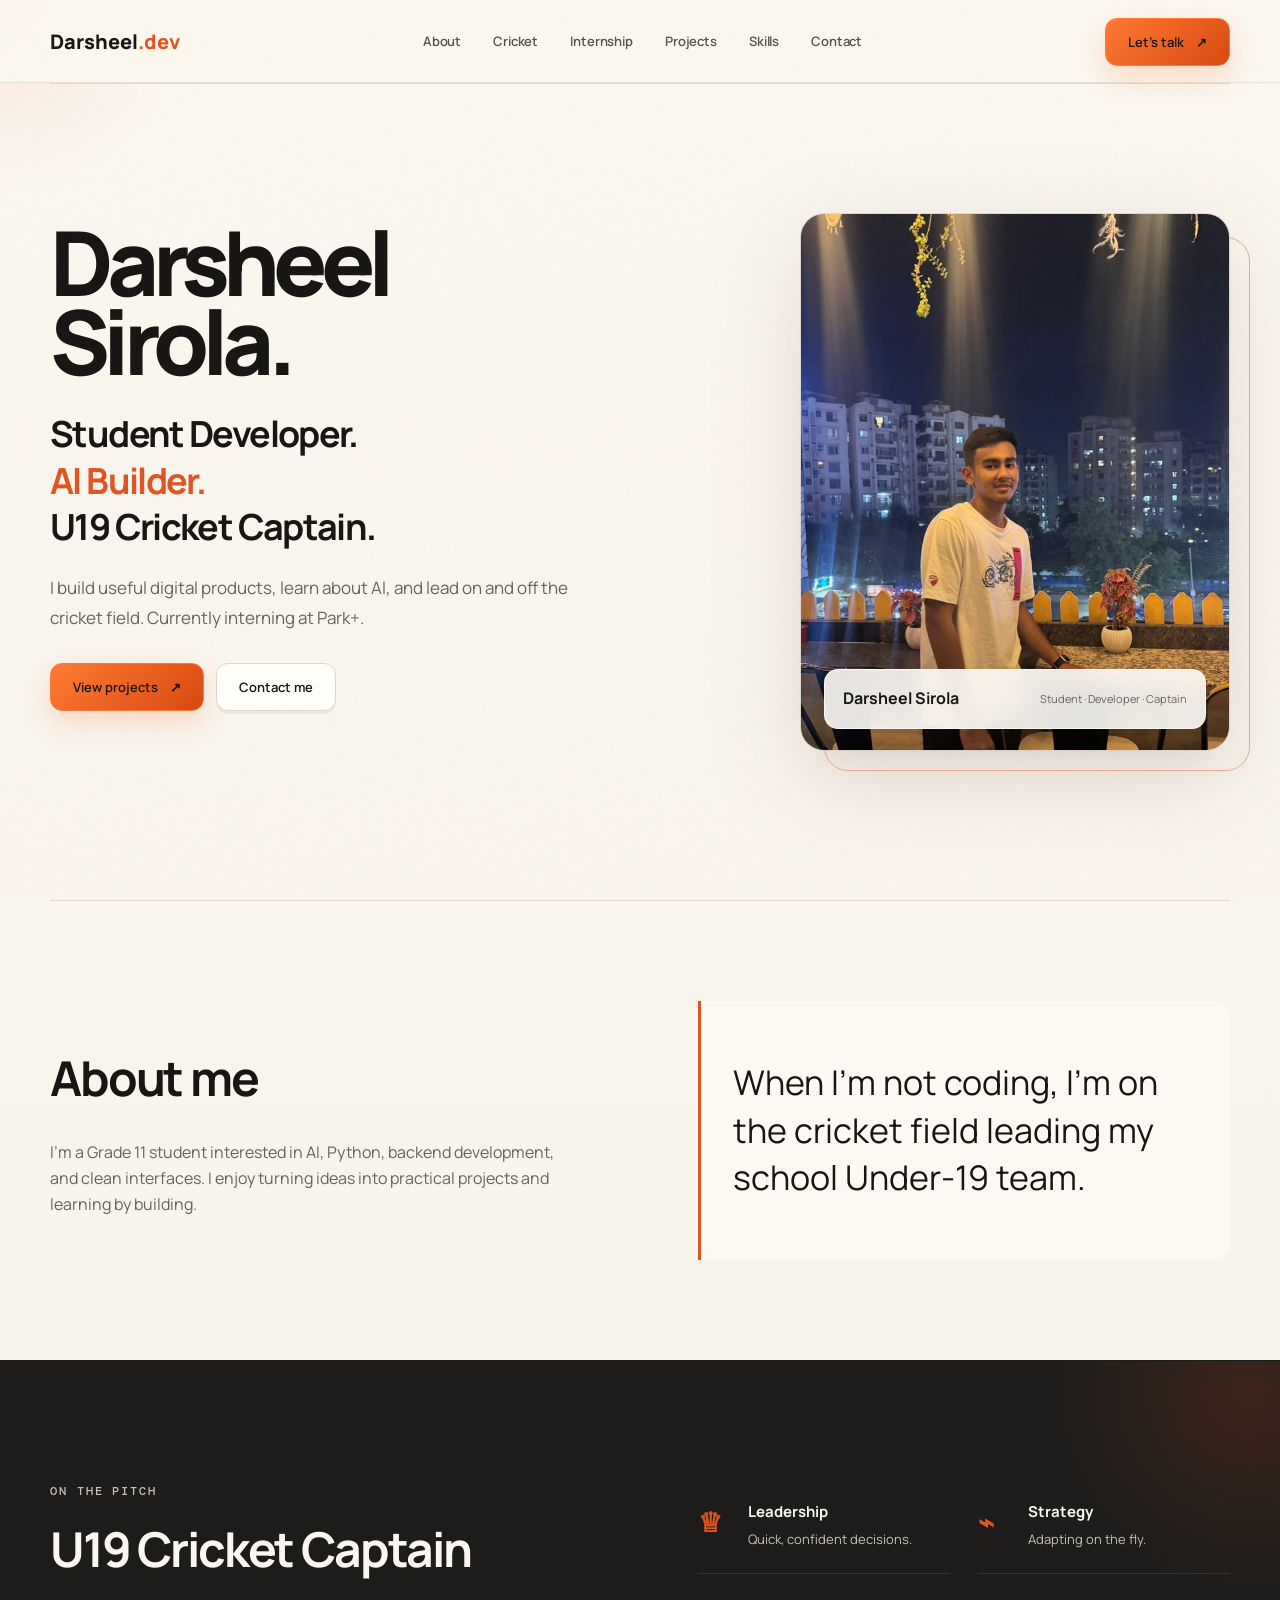
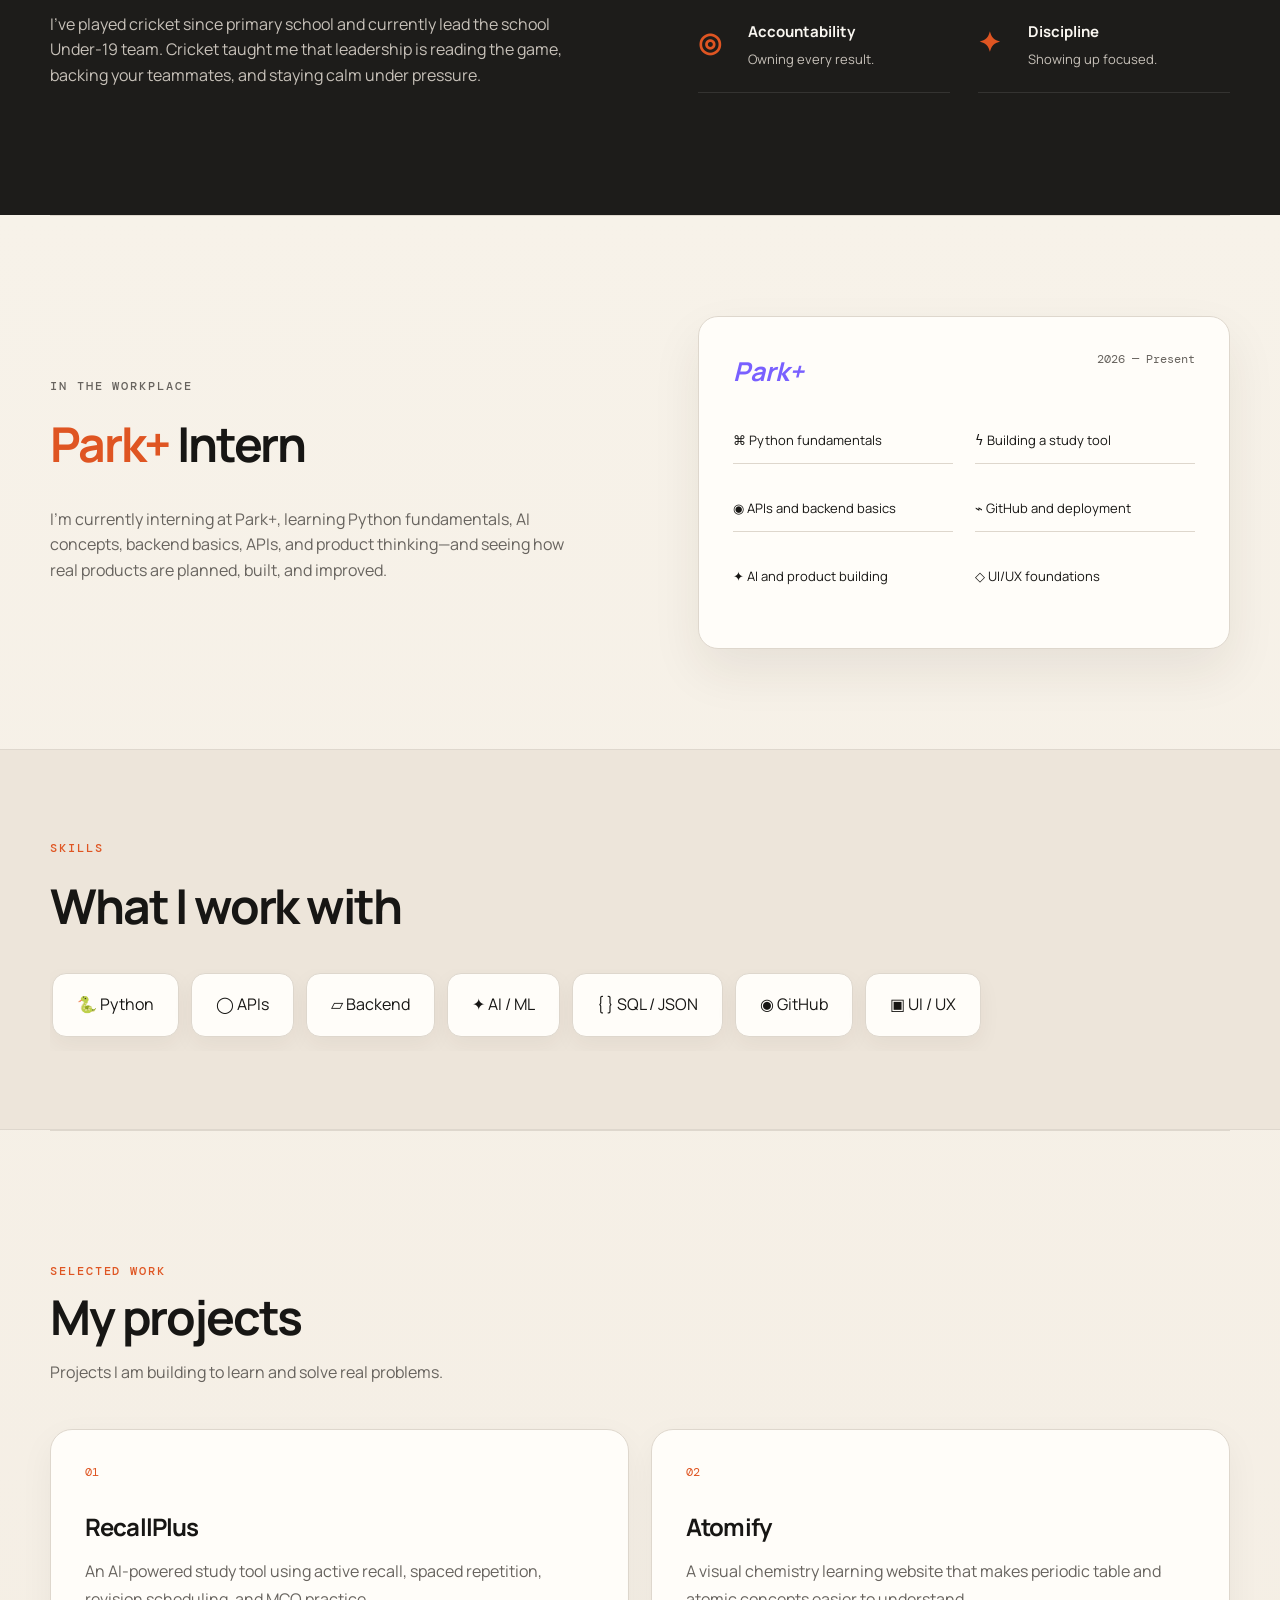
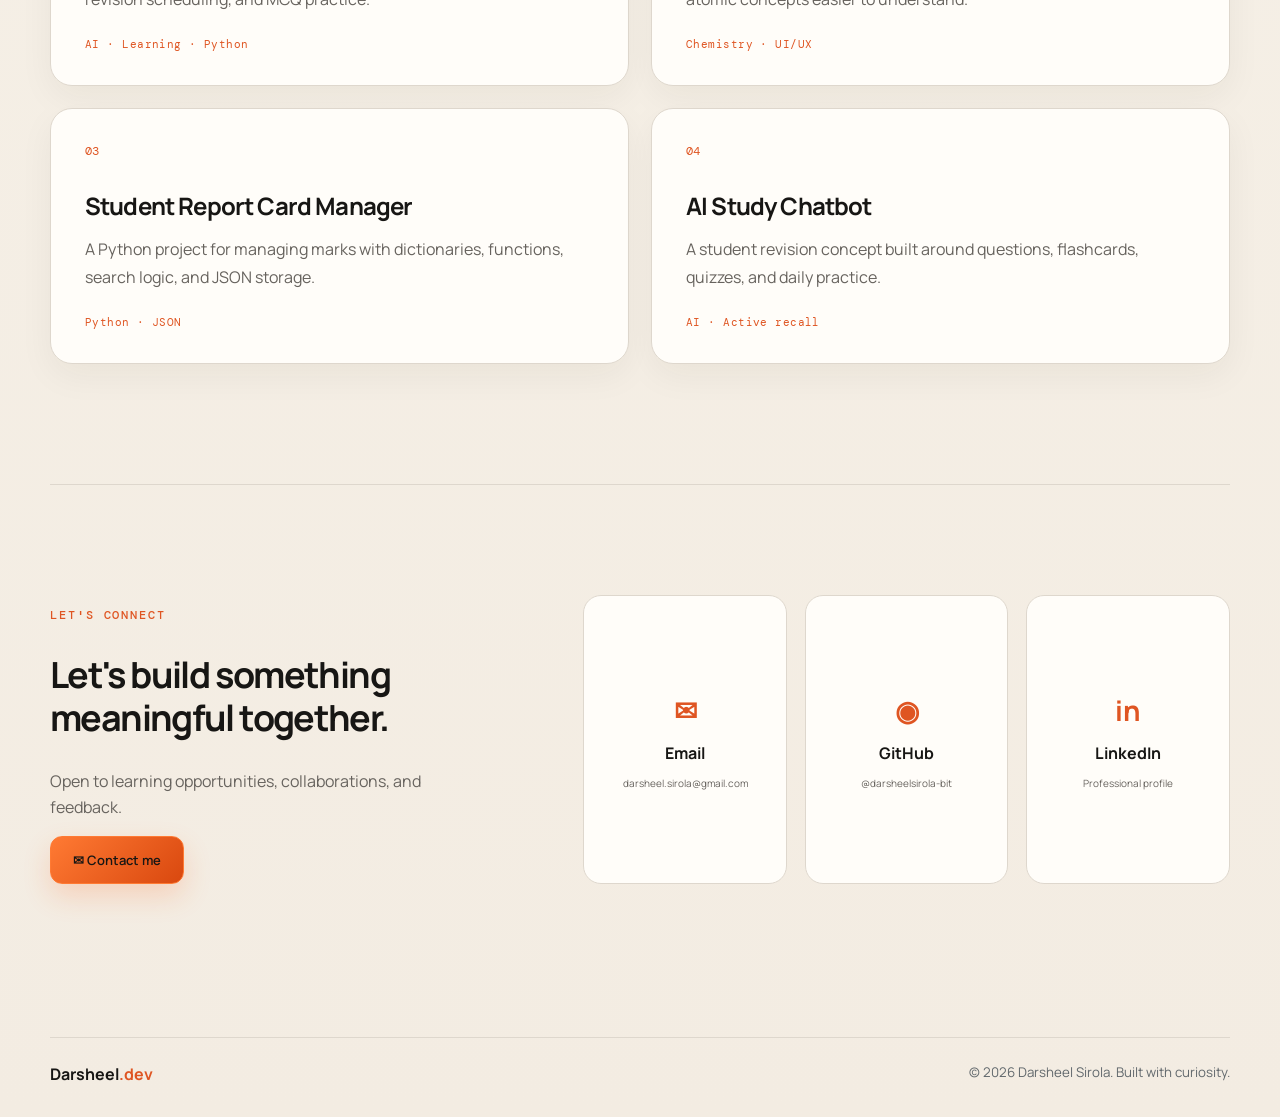
<file: index.html>
<!doctype html>
<html lang="en"><head><meta charset="UTF-8"><meta name="viewport" content="width=device-width,initial-scale=1"><meta name="theme-color" content="#080b0d"><meta name="description" content="Darsheel Sirola — student developer, AI builder, Park+ intern and U19 cricket captain."><title>Darsheel Sirola — Developer & AI Builder</title><link rel="preconnect" href="https://fonts.googleapis.com"><link rel="preconnect" href="https://fonts.gstatic.com" crossorigin><link href="https://fonts.googleapis.com/css2?family=DM+Mono:wght@400;500&family=Manrope:wght@400;500;600;700;800&display=swap" rel="stylesheet"><link rel="stylesheet" href="style.css"><script defer src="script.js"></script></head><body>
<div class="noise"></div><div class="cursor-glow"></div><header class="nav shell"><a class="brand" href="#top">Darsheel<span>.dev</span></a><button class="menu" aria-label="Toggle menu" aria-expanded="false">☰</button><nav><a href="#about">About</a><a href="#cricket">Cricket</a><a href="#internship">Internship</a><a href="#projects">Projects</a><a href="#skills">Skills</a><a href="#contact">Contact</a></nav><a class="btn primary nav-cta" href="#contact">Let's talk <b>↗</b></a></header>
<main id="top"><section class="hero shell"><div class="hero-copy reveal"><h1>Darsheel<br>Sirola.</h1><h2>Student Developer.<br><span>AI Builder.</span><br>U19 Cricket Captain.</h2><p class="lede">I build useful digital products, learn about AI, and lead on and off the cricket field. Currently interning at Park+.</p><div class="actions"><a class="btn primary magnetic" href="#projects">View projects <b>↗</b></a><a class="btn ghost magnetic" href="mailto:darsheel.sirola@gmail.com">Contact me</a></div></div><div class="portrait reveal tilt"><img src="profile-photo.svg" alt="Darsheel Sirola"><div><strong>Darsheel Sirola</strong><span>Student · Developer · Captain</span></div></div></section>
<section id="about" class="section shell split"><div class="section-intro reveal"><h2>About me</h2><p>I'm a Grade 11 student interested in AI, Python, backend development, and clean interfaces. I enjoy turning ideas into practical projects and learning by building.</p></div><div class="about-note reveal"><p>When I'm not coding, I'm on the cricket field leading my school Under-19 team.</p></div></section>
<section id="cricket" class="feature-band"><div class="shell feature-grid"><div class="reveal"><p class="kicker">On the pitch</p><h2>U19 Cricket Captain</h2><p>I've played cricket since primary school and currently lead the school Under-19 team. Cricket taught me that leadership is reading the game, backing your teammates, and staying calm under pressure.</p></div><div class="feature-points"><article class="reveal"><b>♕</b><div><h3>Leadership</h3><p>Quick, confident decisions.</p></div></article><article class="reveal"><b>⌁</b><div><h3>Strategy</h3><p>Adapting on the fly.</p></div></article><article class="reveal"><b>◎</b><div><h3>Accountability</h3><p>Owning every result.</p></div></article><article class="reveal"><b>✦</b><div><h3>Discipline</h3><p>Showing up focused.</p></div></article></div></div></section>
<section id="internship" class="section shell feature-grid"><div class="reveal"><p class="kicker">In the workplace</p><h2><span>Park+</span> Intern</h2><p>I'm currently interning at Park+, learning Python fundamentals, AI concepts, backend basics, APIs, and product thinking—and seeing how real products are planned, built, and improved.</p></div><div class="intern-panel tilt reveal"><div class="intern-head"><strong>Park+</strong><span>2026 — Present</span></div><ul><li>⌘ Python fundamentals</li><li>ϟ Building a study tool</li><li>◉ APIs and backend basics</li><li>⌁ GitHub and deployment</li><li>✦ AI and product building</li><li>◇ UI/UX foundations</li></ul></div></section>
<section id="skills" class="skills"><div class="shell"><p class="kicker">Skills</p><h2>What I work with</h2><div class="skill-rail"><span>🐍 Python</span><span>◯ APIs</span><span>▱ Backend</span><span>✦ AI / ML</span><span>{ } SQL / JSON</span><span>◉ GitHub</span><span>▣ UI / UX</span></div></div></section>
<section id="projects" class="section shell home-projects"><div class="section-heading"><p class="kicker">Selected work</p><h2>My projects</h2><p>Projects I am building to learn and solve real problems.</p></div><div class="home-project-grid"><article class="home-project tilt reveal"><span>01</span><h3>RecallPlus</h3><p>An AI-powered study tool using active recall, spaced repetition, revision scheduling, and MCQ practice.</p><small>AI · Learning · Python</small></article><article class="home-project tilt reveal"><span>02</span><h3>Atomify</h3><p>A visual chemistry learning website that makes periodic table and atomic concepts easier to understand.</p><small>Chemistry · UI/UX</small></article><article class="home-project tilt reveal"><span>03</span><h3>Student Report Card Manager</h3><p>A Python project for managing marks with dictionaries, functions, search logic, and JSON storage.</p><small>Python · JSON</small></article><article class="home-project tilt reveal"><span>04</span><h3>AI Study Chatbot</h3><p>A student revision concept built around questions, flashcards, quizzes, and daily practice.</p><small>AI · Active recall</small></article></div></section>
<footer id="contact" class="footer shell"><div><p class="kicker">Let's connect</p><h2>Let's build something<br>meaningful together.</h2><p>Open to learning opportunities, collaborations, and feedback.</p><a class="btn primary magnetic" href="mailto:darsheel.sirola@gmail.com">✉ Contact me</a></div><div class="contact-links"><a class="tilt" href="mailto:darsheel.sirola@gmail.com"><b>✉</b><strong>Email</strong><small>darsheel.sirola@gmail.com</small></a><a class="tilt" href="https://github.com/darsheelsirola-bit" target="_blank" rel="noreferrer"><b>◉</b><strong>GitHub</strong><small>@darsheelsirola-bit</small></a><a class="tilt" href="https://www.linkedin.com/in/darsheel-sirola-853b69412/" target="_blank" rel="noreferrer"><b>in</b><strong>LinkedIn</strong><small>Professional profile</small></a></div><div class="copyright"><strong>Darsheel<span>.dev</span></strong><small>© 2026 Darsheel Sirola. Built with curiosity.</small></div></footer></main></body></html>
</file>
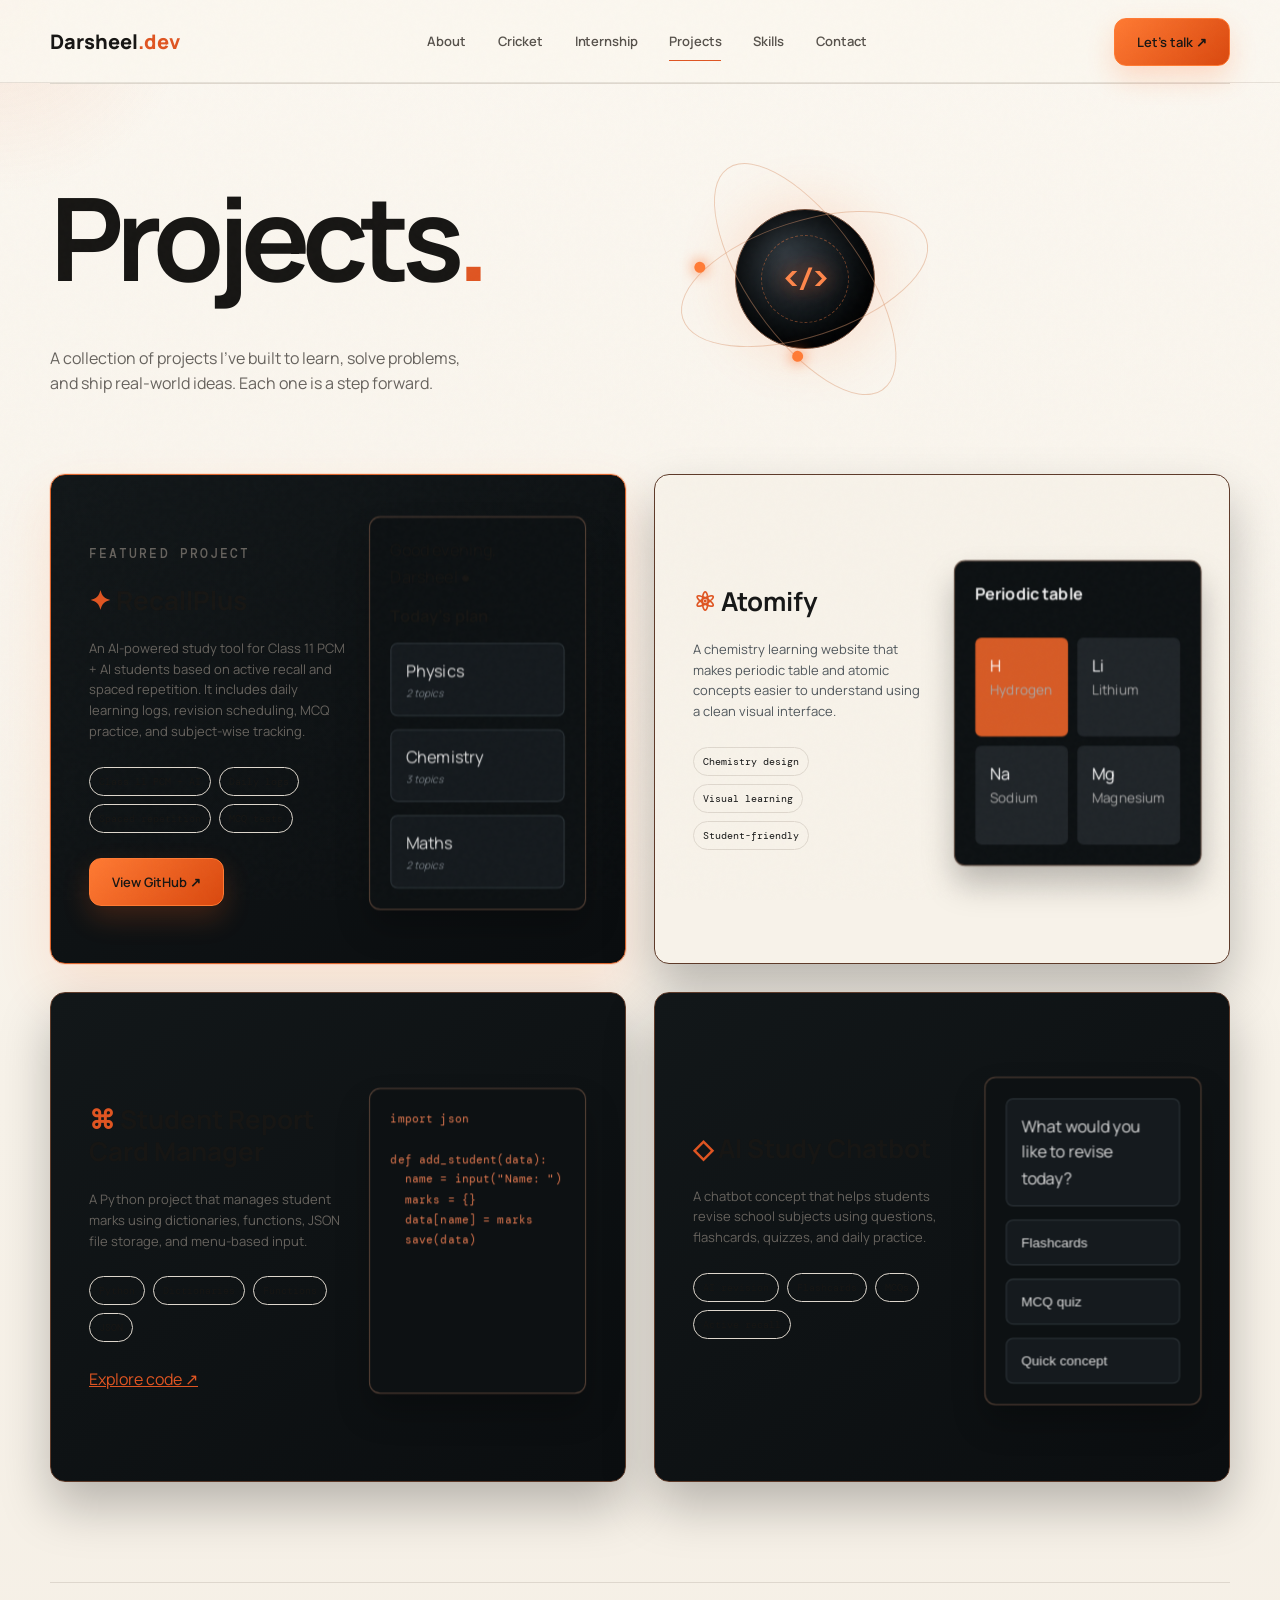
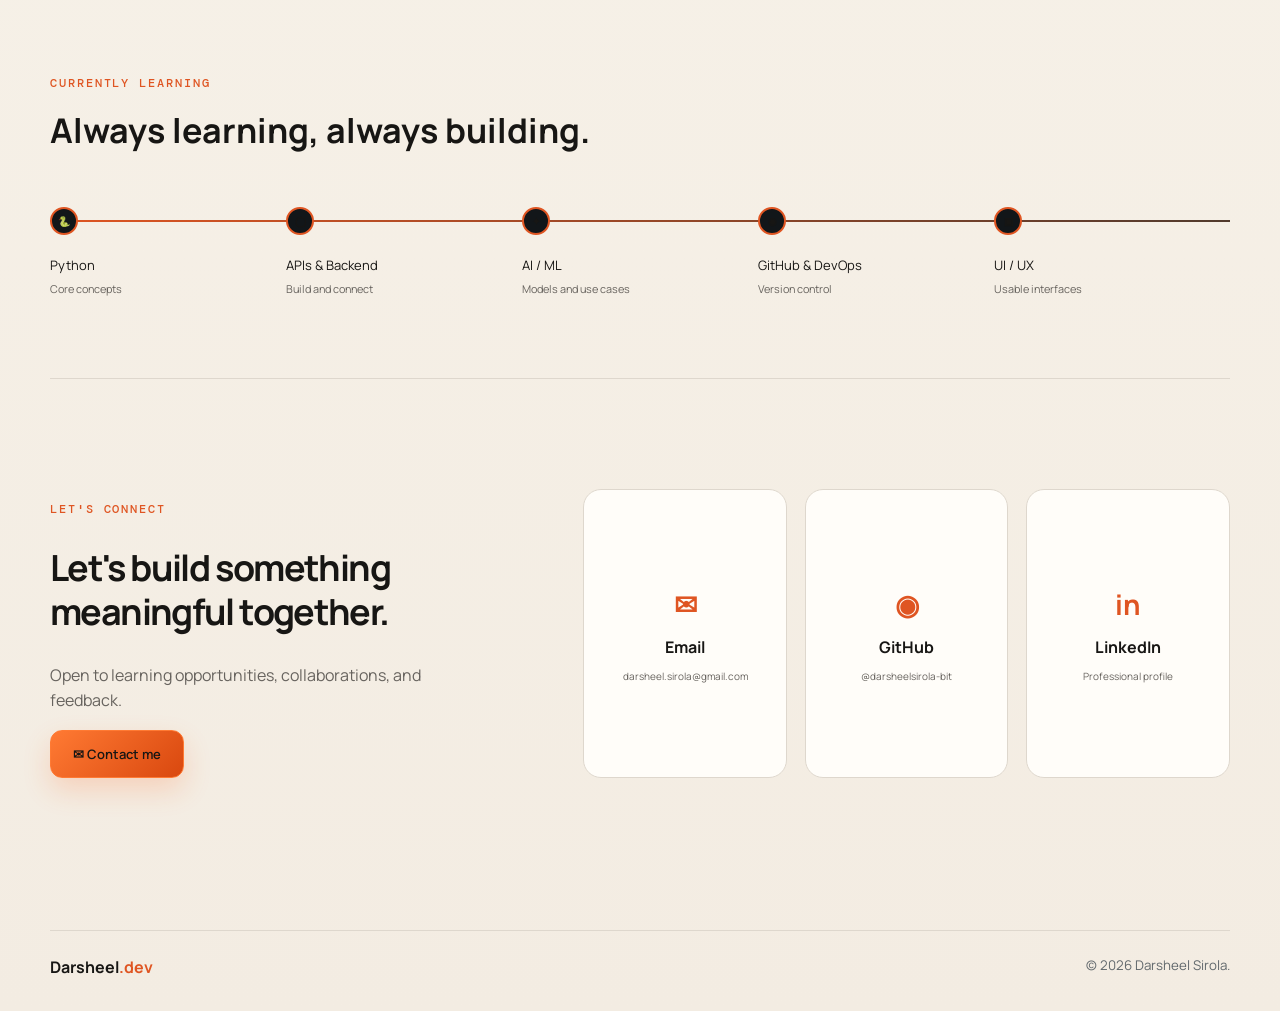
<file: projects.html>
<!doctype html>
<html lang="en"><head><meta charset="UTF-8"><meta name="viewport" content="width=device-width,initial-scale=1"><meta name="theme-color" content="#080b0d"><title>Projects — Darsheel Sirola</title><link rel="preconnect" href="https://fonts.googleapis.com"><link rel="preconnect" href="https://fonts.gstatic.com" crossorigin><link href="https://fonts.googleapis.com/css2?family=DM+Mono:wght@400;500&family=Manrope:wght@400;500;600;700;800&display=swap" rel="stylesheet"><link rel="stylesheet" href="style.css"><script defer src="script.js"></script></head><body><div class="noise"></div><div class="cursor-glow"></div>
<header class="nav shell"><a class="brand" href="index.html">Darsheel<span>.dev</span></a><button class="menu" aria-label="Toggle menu" aria-expanded="false">☰</button><nav><a href="index.html#about">About</a><a href="index.html#cricket">Cricket</a><a href="index.html#internship">Internship</a><a class="active" href="#projects">Projects</a><a href="index.html#skills">Skills</a><a href="#contact">Contact</a></nav><a class="btn primary nav-cta" href="#contact">Let's talk ↗</a></header>
<main><section class="projects-hero shell"><div class="reveal"><h1>Projects<span>.</span></h1><p>A collection of projects I've built to learn, solve problems, and ship real-world ideas. Each one is a step forward.</p></div><div class="mini-orbit reveal"><div class="orb-core tilt"><span>&lt;/&gt;</span></div><div class="orbit o1"><i></i></div><div class="orbit o2"><i></i></div></div></section>
<section id="projects" class="project-showcase shell"><article class="project-card featured tilt reveal"><div class="project-copy"><p class="kicker">Featured project</p><h2><i>✦</i> RecallPlus</h2><p>An AI-powered study tool for Class 11 PCM + AI students based on active recall and spaced repetition. It includes daily learning logs, revision scheduling, MCQ practice, and subject-wise tracking.</p><div class="tags"><span>Class 11 PCM + AI</span><span>Daily logs</span><span>Spaced repetition</span><span>MCQ tests</span></div><a class="btn primary" href="https://github.com/darsheelsirola-bit" target="_blank" rel="noreferrer">View GitHub ↗</a></div><div class="mock recall"><div>Good evening, Darsheel ●</div><strong>Today's plan</strong><span>Physics <i>2 topics</i></span><span>Chemistry <i>3 topics</i></span><span>Maths <i>2 topics</i></span></div></article>
<article class="project-card light tilt reveal"><div class="project-copy"><h2><i>⚛</i> Atomify</h2><p>A chemistry learning website that makes periodic table and atomic concepts easier to understand using a clean visual interface.</p><div class="tags"><span>Chemistry design</span><span>Visual learning</span><span>Student-friendly</span></div></div><div class="mock atom"><strong>Periodic table</strong><span>H<small>Hydrogen</small></span><span>Li<small>Lithium</small></span><span>Na<small>Sodium</small></span><span>Mg<small>Magnesium</small></span></div></article>
<article class="project-card tilt reveal"><div class="project-copy"><h2><i>⌘</i> Student Report Card Manager</h2><p>A Python project that manages student marks using dictionaries, functions, JSON file storage, and menu-based input.</p><div class="tags"><span>Python</span><span>Dictionaries</span><span>Functions</span><span>JSON</span></div><a class="text-link" href="https://github.com/darsheelsirola-bit" target="_blank" rel="noreferrer">Explore code ↗</a></div><pre class="mock code">import json

def add_student(data):
  name = input("Name: ")
  marks = {}
  data[name] = marks
  save(data)</pre></article>
<article class="project-card tilt reveal"><div class="project-copy"><h2><i>◇</i> AI Study Chatbot</h2><p>A chatbot concept that helps students revise school subjects using questions, flashcards, quizzes, and daily practice.</p><div class="tags"><span>AI revision</span><span>Flashcards</span><span>MCQs</span><span>Active recall</span></div></div><div class="mock chat"><span>What would you like to revise today?</span><button>Flashcards</button><button>MCQ quiz</button><button>Quick concept</button></div></article></section>
<section class="learning shell"><p class="kicker">Currently learning</p><h2>Always learning, always building.</h2><div class="timeline"><span><b>🐍</b>Python<small>Core concepts</small></span><span><b>◯</b>APIs & Backend<small>Build and connect</small></span><span><b>✦</b>AI / ML<small>Models and use cases</small></span><span><b>◉</b>GitHub & DevOps<small>Version control</small></span><span><b>▣</b>UI / UX<small>Usable interfaces</small></span></div></section>
<footer id="contact" class="footer shell"><div><p class="kicker">Let's connect</p><h2>Let's build something<br>meaningful together.</h2><p>Open to learning opportunities, collaborations, and feedback.</p><a class="btn primary" href="mailto:darsheel.sirola@gmail.com">✉ Contact me</a></div><div class="contact-links"><a class="tilt" href="mailto:darsheel.sirola@gmail.com"><b>✉</b><strong>Email</strong><small>darsheel.sirola@gmail.com</small></a><a class="tilt" href="https://github.com/darsheelsirola-bit" target="_blank" rel="noreferrer"><b>◉</b><strong>GitHub</strong><small>@darsheelsirola-bit</small></a><a class="tilt" href="https://www.linkedin.com/in/darsheel-sirola-853b69412/" target="_blank" rel="noreferrer"><b>in</b><strong>LinkedIn</strong><small>Professional profile</small></a></div><div class="copyright"><strong>Darsheel<span>.dev</span></strong><small>© 2026 Darsheel Sirola.</small></div></footer></main></body></html>
</file>
<file: style.css>
:root{--bg:#080b0d;--surface:#101518;--text:#f4f1ec;--muted:#99a0a5;--orange:#ff641e;--line:#293035;--ivory:#f2eee7;--sans:"Manrope",sans-serif;--mono:"DM Mono",monospace}*{box-sizing:border-box}html{scroll-behavior:smooth}body{margin:0;background:var(--bg);color:var(--text);font-family:var(--sans);line-height:1.6;overflow-x:hidden}.noise{position:fixed;inset:0;pointer-events:none;z-index:99;opacity:.04;background-image:url("data:image/svg+xml,%3Csvg viewBox='0 0 180 180' xmlns='http://www.w3.org/2000/svg'%3E%3Cfilter id='n'%3E%3CfeTurbulence type='fractalNoise' baseFrequency='.9' numOctaves='3'/%3E%3C/filter%3E%3Crect width='100%25' height='100%25' filter='url(%23n)'/%3E%3C/svg%3E")}.cursor-glow{position:fixed;width:420px;height:420px;border-radius:50%;background:radial-gradient(circle,rgba(255,100,30,.09),transparent 65%);translate:-50% -50%;pointer-events:none;z-index:-1}.shell{width:min(1180px,calc(100% - 48px));margin:auto}.nav{height:84px;display:flex;align-items:center;justify-content:space-between;position:relative;z-index:30}.brand{color:var(--text);font-weight:800;font-size:20px;text-decoration:none}.brand span,h1 span,h2 span,.copyright span{color:var(--orange)}.nav nav{display:flex;gap:32px}.nav nav a{font-size:13px;color:#c5c7c8;text-decoration:none;position:relative}.nav nav a:after{content:"";position:absolute;left:0;right:100%;height:1px;bottom:-9px;background:var(--orange);transition:.25s}.nav nav a:hover:after,.nav nav a.active:after{right:0}.menu{display:none}.btn{display:inline-flex;align-items:center;justify-content:center;gap:12px;min-height:48px;padding:0 20px;border:1px solid var(--line);border-radius:9px;color:var(--text);text-decoration:none;font-weight:600;font-size:13px;transition:.25s;will-change:transform}.btn:hover{transform:translateY(-3px);border-color:#5c6266}.btn.primary{background:linear-gradient(135deg,#ff7a33,#d9480f);border-color:#ff7a33;box-shadow:0 12px 28px rgba(255,100,30,.2)}.hero{min-height:calc(100vh - 84px);display:grid;grid-template-columns:.92fr 1.08fr;align-items:center;position:relative;padding:60px 0 90px}.hello,.kicker{font:500 12px var(--mono);text-transform:uppercase;letter-spacing:.16em;color:var(--orange)}.hero h1{font-size:clamp(62px,7vw,102px);line-height:.88;letter-spacing:-.065em;margin:10px 0 30px}.hero h2{font-size:clamp(24px,3vw,38px);line-height:1.3;margin:0 0 22px;letter-spacing:-.035em}.lede{color:#b1b5b7;max-width:520px}.actions{display:flex;gap:12px;margin:30px 0}.micro{font:12px var(--mono);color:#697176;margin-top:36px}.orbit-scene,.mini-orbit{position:relative;aspect-ratio:1;display:grid;place-items:center;perspective:1000px}.orb-core{width:270px;aspect-ratio:1;border-radius:50%;display:grid;place-items:center;position:relative;background:radial-gradient(circle at 35% 30%,#374047,#101518 55%,#050607 75%);border:1px solid #78503b;box-shadow:inset 0 0 50px #000,0 0 60px rgba(255,100,30,.18);transform-style:preserve-3d}.orb-core:before{content:"";position:absolute;inset:18%;border-radius:50%;border:1px dashed rgba(255,130,70,.4);animation:spin 18s linear infinite}.orb-core span{font:700 40px var(--mono);color:#ff874b;text-shadow:0 0 20px var(--orange)}.core-ring{position:absolute;inset:-30px;border:1px solid rgba(255,113,44,.35);border-radius:50%;transform:rotateX(65deg)}.orbit{position:absolute;width:78%;height:35%;border:1px solid rgba(218,151,111,.45);border-radius:50%;transform:rotate(-18deg)}.orbit i{position:absolute;width:11px;height:11px;border-radius:50%;background:#ff7b36;box-shadow:0 0 14px #ff641e;left:10%;top:7%;animation:blink 1.6s alternate infinite}.orbit.o2{transform:rotate(55deg);width:82%}.orbit.o2 i{left:70%;top:90%}.orbit.o3{transform:rotate(110deg);width:70%}.orbit.o3 i{left:90%;top:35%}.float-tag{position:absolute;padding:10px 13px;border:1px solid #8a583d;background:rgba(10,13,15,.82);border-radius:7px;font:12px var(--mono);color:#ffd0b7;animation:float 4s ease-in-out infinite}.t1{left:12%;top:29%}.t2{right:8%;top:35%}.t3{left:17%;bottom:26%}.section{padding:120px 0;border-top:1px solid var(--line)}.split,.feature-grid{display:grid;grid-template-columns:1fr 1fr;gap:9vw;align-items:center}.section-intro h2,.feature-grid h2,.skills h2,.learning h2{font-size:34px;margin:12px 0 24px}.section-intro p,.feature-grid>div>p{color:var(--muted)}.line-icon{color:var(--orange);font-size:30px}.code-window,.intern-panel{background:linear-gradient(145deg,#121719,#080a0b);border:1px solid #4b4b45;border-radius:12px;box-shadow:0 24px 50px rgba(0,0,0,.28);padding:28px;transform-style:preserve-3d}.dots{color:#555;text-align:right}.code-window pre{font:14px/1.75 var(--mono);color:#bbc4cc;overflow:auto}.code-window pre span{color:#4b5358}.code-window pre b{color:#ff7b43}.code-window pre i{color:#9ccb72}.feature-band{padding:110px 0;border-block:1px solid #403026;background:linear-gradient(90deg,rgba(8,11,13,.96),rgba(8,11,13,.72)),radial-gradient(circle at 75%,#4d2110,transparent 45%)}.feature-points{display:grid;grid-template-columns:1fr 1fr;gap:28px}.feature-points article{display:flex;gap:16px}.feature-points b{font-size:27px;color:var(--orange)}.feature-points h3{margin:0;font-size:15px}.feature-points p{font-size:13px;color:var(--muted);margin:5px 0}.intern-head{display:flex;justify-content:space-between;margin-bottom:25px}.intern-head strong{font-size:26px;color:#7960ff;font-style:italic}.intern-head span{font:12px var(--mono);color:var(--muted)}.intern-panel ul{display:grid;grid-template-columns:1fr 1fr;gap:22px;list-style:none;padding:0}.intern-panel li{font-size:13px}.skills{padding:70px 0;border-block:1px solid var(--line)}.skill-rail{display:flex;gap:10px;overflow:auto}.skill-rail span{white-space:nowrap;border:1px solid var(--line);background:var(--surface);padding:18px 24px;border-radius:9px}.footer{padding:100px 0 30px;display:grid;grid-template-columns:.8fr 1.2fr;gap:8vw;border-top:1px solid var(--line)}.footer h2{font-size:36px;line-height:1.2}.footer p:not(.kicker){color:var(--muted)}.contact-links{display:grid;grid-template-columns:repeat(3,1fr);gap:18px}.contact-links a{color:var(--text);text-decoration:none;border:1px solid var(--line);background:var(--surface);min-height:180px;border-radius:12px;display:flex;flex-direction:column;align-items:center;justify-content:center;gap:8px;transform-style:preserve-3d}.contact-links b{font-size:28px;color:var(--orange)}.contact-links small{color:var(--muted);font-size:10px}.copyright{grid-column:1/-1;border-top:1px solid var(--line);padding-top:24px;margin-top:50px;display:flex;justify-content:space-between}.copyright small{color:#62696d}.projects-hero{min-height:390px;display:grid;grid-template-columns:1fr 1fr;align-items:center}.projects-hero h1{font-size:clamp(70px,9vw,120px);letter-spacing:-.07em;margin:0}.projects-hero p{color:var(--muted);max-width:420px}.mini-orbit{height:330px}.mini-orbit .orb-core{width:140px}.mini-orbit .orb-core span{font-size:25px}.project-showcase{display:grid;grid-template-columns:1fr 1fr;gap:28px;padding-bottom:100px;perspective:1500px}.project-card{min-height:490px;padding:38px;border:1px solid #5e3b2a;border-radius:15px;background:linear-gradient(145deg,#121719,#0b0e10);display:grid;grid-template-columns:1.1fr .9fr;gap:25px;align-items:center;transform-style:preserve-3d;box-shadow:0 25px 50px rgba(0,0,0,.25)}.project-card.featured{border-color:#db642d;box-shadow:0 0 0 1px rgba(255,100,30,.15),0 25px 55px rgba(255,100,30,.12)}.project-card.light{background:var(--ivory);color:#161717}.project-copy h2{font-size:26px;line-height:1.25}.project-copy h2 i{font-style:normal;color:var(--orange)}.project-copy p{font-size:13px;color:var(--muted)}.light .project-copy p{color:#50575c}.tags{display:flex;flex-wrap:wrap;gap:8px;margin:25px 0}.tags span{font:10px var(--mono);border:1px solid var(--line);padding:7px 9px;border-radius:20px}.mock{border:1px solid #5c463a;border-radius:11px;background:#0d1113;min-height:300px;padding:20px;box-shadow:0 18px 32px rgba(0,0,0,.25);transform:translateZ(28px)}.mock.recall,.mock.chat{display:flex;flex-direction:column;gap:13px}.mock.recall span,.mock.chat span,.mock.chat button{padding:14px;border:1px solid #30383d;border-radius:7px;color:#ddd;background:#151a1e;text-align:left}.mock.recall i{display:block;color:#798087;font-size:10px}.mock.atom{display:grid;grid-template-columns:1fr 1fr;gap:9px}.mock.atom strong{grid-column:1/-1;color:#eee}.mock.atom span{padding:15px;background:#202529;color:white;border-radius:6px}.mock.atom span:first-of-type{background:#d65b26}.mock.atom small{display:block;color:#aaa}.mock.code{font:11px/1.8 var(--mono);color:#e77c52;overflow:auto}.text-link{color:var(--orange)}.learning{padding:80px 0;border-top:1px solid var(--line)}.timeline{display:grid;grid-template-columns:repeat(5,1fr);position:relative;margin-top:50px}.timeline:before{content:"";position:absolute;height:2px;left:0;right:0;top:13px;background:linear-gradient(90deg,var(--orange),#513a2d)}.timeline span{display:flex;flex-direction:column;gap:4px;font-size:13px;position:relative;padding-top:48px}.timeline b{position:absolute;top:0;background:#121619;border:2px solid var(--orange);width:28px;height:28px;border-radius:50%;display:grid;place-items:center;font-size:10px}.timeline small{color:var(--muted)}.reveal{opacity:0;transform:translateY(30px);transition:opacity .8s ease,transform .8s ease}.reveal.visible{opacity:1;transform:none}@keyframes spin{to{transform:rotate(360deg)}}@keyframes blink{to{filter:brightness(2);transform:scale(1.5)}}@keyframes float{50%{transform:translateY(-12px)}}
@media(max-width:850px){.shell{width:min(100% - 30px,680px)}.nav{height:70px}.nav nav{position:fixed;inset:70px 15px auto;background:#111619;border:1px solid var(--line);padding:25px;display:none;flex-direction:column;border-radius:12px}.nav nav.open{display:flex}.menu{display:block;background:none;border:0;color:white;font-size:22px}.nav-cta{display:none}.hero{grid-template-columns:1fr;padding-top:70px}.hero-copy{z-index:2}.orbit-scene{position:absolute;right:-35%;top:10%;width:100%;opacity:.4}.orb-core{width:190px}.split,.feature-grid,.footer,.projects-hero,.project-showcase{grid-template-columns:1fr}.section,.feature-band{padding:85px 0}.feature-points,.intern-panel ul{grid-template-columns:1fr}.contact-links{grid-template-columns:1fr}.contact-links a{min-height:130px}.projects-hero{padding:80px 0 30px}.projects-hero .mini-orbit{display:none}.project-card{grid-template-columns:1fr;min-height:auto;padding:26px}.timeline{grid-template-columns:1fr;gap:20px}.timeline:before{width:2px;height:auto;top:0;bottom:0;left:13px}.timeline span{padding:0 0 0 52px;min-height:55px}.copyright{flex-direction:column;gap:10px}.cursor-glow{display:none}}@media(prefers-reduced-motion:reduce){*{animation:none!important;transition:none!important}.reveal{opacity:1;transform:none}}
@media(max-width:850px){.shell{width:min(100% - 30px,680px)}.nav{height:70px}.nav nav{position:fixed;inset:70px 15px auto;background:#111619;border:1px solid var(--line);padding:25px;display:none;flex-direction:column;border-radius:12px}.nav nav.open{display:flex}.menu{display:block;background:none;border:0;color:white;font-size:22px}.nav-cta{display:none}.hero{grid-template-columns:1fr;padding-top:70px}.hero-copy{z-index:2}.orbit-scene{position:absolute;right:-35%;top:10%;width:100%;opacity:.4}.orb-core{width:190px}.split,.feature-grid,.footer,.projects-hero,.project-showcase{grid-template-columns:1fr}.section,.feature-band{padding:85px 0}.feature-points,.intern-panel ul{grid-template-columns:1fr}.contact-links{grid-template-columns:1fr}.contact-links a{min-height:130px}.projects-hero{padding:80px 0 30px}.projects-hero .mini-orbit{display:none}.project-card{grid-template-columns:1fr;min-height:auto;padding:26px}.timeline{grid-template-columns:1fr;gap:20px}.timeline:before{width:2px;height:auto;top:0;bottom:0;left:13px}.timeline span{padding:0 0 0 52px;min-height:55px}.copyright{flex-direction:column;gap:10px}.cursor-glow{display:none}}@media(prefers-reduced-motion:reduce){*{animation:none!important;transition:none!important}.reveal{opacity:1;transform:none}}

/* Warm, simple portfolio theme */
:root{--bg:#f7f2e9;--surface:#fffdf9;--text:#171614;--muted:#67635e;--orange:#df5522;--line:#ded7cd;--ivory:#f7f2e9}
body{background:var(--bg);color:var(--text)}
.noise{opacity:.018}.cursor-glow{background:radial-gradient(circle,rgba(223,85,34,.1),transparent 65%)}
.brand,.nav nav a,.btn,.contact-links a{color:var(--text)}.nav nav a{color:#57524c}.nav{border-bottom:1px solid var(--line)}
.btn.ghost{background:var(--surface);border-color:var(--line)}
.hero{min-height:760px;grid-template-columns:1fr .82fr;gap:9vw;padding:80px 0 110px}
.hero h1{font-size:clamp(64px,7vw,96px);margin-top:0}.hero h2{font-size:clamp(24px,3vw,36px)}.lede{color:var(--muted)}
.portrait{position:relative;max-width:430px;justify-self:end;transform-style:preserve-3d}.portrait:before{content:"";position:absolute;inset:24px -20px -20px 24px;border:1px solid #eba98e;border-radius:24px;z-index:-1}.portrait img{display:block;width:100%;aspect-ratio:4/5;object-fit:cover;object-position:center;border-radius:24px;border:1px solid var(--line);background:#ddd}.portrait div{position:absolute;left:24px;right:24px;bottom:22px;padding:16px 18px;border-radius:14px;background:rgba(255,253,249,.9);backdrop-filter:blur(10px);display:flex;justify-content:space-between;align-items:center;box-shadow:0 12px 30px rgba(48,33,22,.12)}.portrait div span{font-size:11px;color:var(--muted)}
.section{border-color:var(--line);padding:100px 0}.section-intro p,.feature-grid>div>p{color:var(--muted)}.about-note{font-size:clamp(22px,3vw,34px);line-height:1.4;border-left:3px solid var(--orange);padding-left:32px}
.feature-band{background:#1d1c1a;color:#faf7f1;border-color:#1d1c1a}.feature-band .feature-grid>div>p,.feature-band .feature-points p{color:#c7c1b9}
.intern-panel{background:var(--surface);border-color:var(--line);box-shadow:0 22px 50px rgba(48,33,22,.08)}.intern-panel li{color:var(--text)}
.skills{background:#ede5da;border-color:var(--line)}.skill-rail span{background:var(--surface);border-color:var(--line)}
.home-projects .section-heading{max-width:600px;margin-bottom:44px}.home-projects .section-heading h2{font-size:48px;line-height:1.1;margin:8px 0 14px}.home-projects .section-heading p:last-child{color:var(--muted)}
.home-project-grid{display:grid;grid-template-columns:repeat(2,1fr);gap:18px}.home-project{background:var(--surface);border:1px solid var(--line);border-radius:18px;padding:30px;min-height:250px;display:flex;flex-direction:column;transform-style:preserve-3d;box-shadow:0 12px 35px rgba(48,33,22,.05)}.home-project>span{font:12px var(--mono);color:var(--orange)}.home-project h3{font-size:24px;margin:28px 0 10px}.home-project p{color:var(--muted);margin:0 0 24px}.home-project small{margin-top:auto;color:var(--orange);font:11px var(--mono)}
.footer{border-color:var(--line)}.contact-links a{background:var(--surface);border-color:var(--line)}.copyright{border-color:var(--line)}
@media(max-width:850px){.menu{color:var(--text)}.nav nav{background:var(--surface);border-color:var(--line)}.hero{min-height:auto;grid-template-columns:1fr;padding:70px 0 90px}.portrait{position:relative;right:auto;top:auto;width:100%;opacity:1;margin-top:30px}.portrait img{aspect-ratio:4/4.5}.portrait div{left:14px;right:14px;bottom:14px}.portrait div span{display:none}.home-project-grid{grid-template-columns:1fr}.about-note{font-size:22px}.home-projects .section-heading h2{font-size:38px}}
@media(max-width:850px){.menu{color:var(--text)}.nav nav{background:var(--surface);border-color:var(--line)}.hero{min-height:auto;grid-template-columns:1fr;padding:70px 0 90px}.portrait{position:relative;right:auto;top:auto;width:100%;opacity:1;margin-top:30px}.portrait img{aspect-ratio:4/4.5}.portrait div{left:14px;right:14px;bottom:14px}.portrait div span{display:none}.home-project-grid{grid-template-columns:1fr}.about-note{font-size:22px}.home-projects .section-heading h2{font-size:38px}}

/* UI polish pass */
html{scroll-padding-top:92px}
body{background:linear-gradient(180deg,#fbf7f0 0%,#f7f2e9 42%,#f3ece2 100%)}
.nav{position:sticky;top:0;width:min(1180px,calc(100% - 48px));background:rgba(251,247,240,.88);backdrop-filter:blur(18px);-webkit-backdrop-filter:blur(18px);z-index:50}
.nav:before{content:"";position:absolute;left:50%;translate:-50%;width:100vw;inset-block:0;background:inherit;border-bottom:1px solid rgba(110,96,82,.14);z-index:-1}
.nav nav a{font-weight:600;letter-spacing:-.01em}
.btn{border-radius:12px;padding-inline:22px;box-shadow:0 3px 0 rgba(33,27,22,.06)}
.btn:focus-visible,.nav a:focus-visible,.home-project:focus-within{outline:3px solid rgba(223,85,34,.25);outline-offset:4px}
.hero{min-height:calc(100vh - 84px);padding-block:70px 90px}
.hero-copy{max-width:620px}.hero h1{font-weight:800;letter-spacing:-.075em}.hero h2{letter-spacing:-.045em}.lede{font-size:17px;line-height:1.75}
.portrait{filter:drop-shadow(0 28px 45px rgba(68,45,29,.14))}.portrait img{box-shadow:inset 0 0 0 1px rgba(255,255,255,.3)}
.portrait div{border:1px solid rgba(255,255,255,.72)}
.section-intro h2,.feature-grid h2,.skills h2,.home-projects h2,.footer h2{letter-spacing:-.045em}
.section-intro h2,.feature-grid h2,.skills h2{font-size:clamp(34px,4vw,48px)}
.about-note{background:rgba(255,253,249,.54);border-radius:0 18px 18px 0;padding-block:24px;padding-right:24px}
.feature-band{position:relative;overflow:hidden}.feature-band:after{content:"";position:absolute;width:420px;height:420px;border-radius:50%;right:-180px;top:-180px;background:radial-gradient(circle,rgba(223,85,34,.16),transparent 68%)}
.feature-points article{padding:18px 0;border-bottom:1px solid rgba(255,255,255,.1)}.feature-points b{width:34px}
.intern-panel{border-radius:20px;padding:34px}.intern-panel li{padding:12px 0;border-bottom:1px solid var(--line)}.intern-panel li:nth-last-child(-n+2){border-bottom:0}
.skills{padding-block:78px}.skill-rail{gap:12px;padding:4px 2px 14px}.skill-rail span{border-radius:14px;box-shadow:0 8px 22px rgba(57,42,28,.05)}
.home-projects{padding-block:120px}.home-project-grid{gap:22px}.home-project{position:relative;overflow:hidden;border-radius:22px;padding:34px;transition:border-color .28s ease,box-shadow .28s ease,transform .28s ease}.home-project:before{content:"";position:absolute;left:0;top:0;width:100%;height:4px;background:var(--orange);transform:scaleX(0);transform-origin:left;transition:transform .3s ease}.home-project:hover{border-color:#e9af96;box-shadow:0 22px 50px rgba(74,49,31,.1)}.home-project:hover:before{transform:scaleX(1)}.home-project h3{letter-spacing:-.035em}.home-project p{line-height:1.75}.home-project small{letter-spacing:.04em}
.footer{padding-top:110px}.contact-links a{border-radius:18px;transition:transform .25s ease,border-color .25s ease,box-shadow .25s ease}.contact-links a:hover{border-color:#e6a78c;box-shadow:0 18px 35px rgba(64,43,27,.08)}
@media(max-width:850px){html{scroll-padding-top:72px}.nav{width:min(100% - 30px,680px)}.nav nav{top:68px;box-shadow:0 18px 45px rgba(53,38,26,.14)}.hero{padding-top:52px}.hero h1{font-size:clamp(56px,17vw,76px)}.hero h2{font-size:clamp(25px,7vw,32px)}.lede{font-size:16px}.actions{gap:10px}.actions .btn{padding-inline:17px}.portrait{margin-top:42px}.section,.home-projects{padding-block:78px}.intern-panel{padding:26px}.home-project{padding:28px}.feature-points article{padding:14px 0}}
</file>
